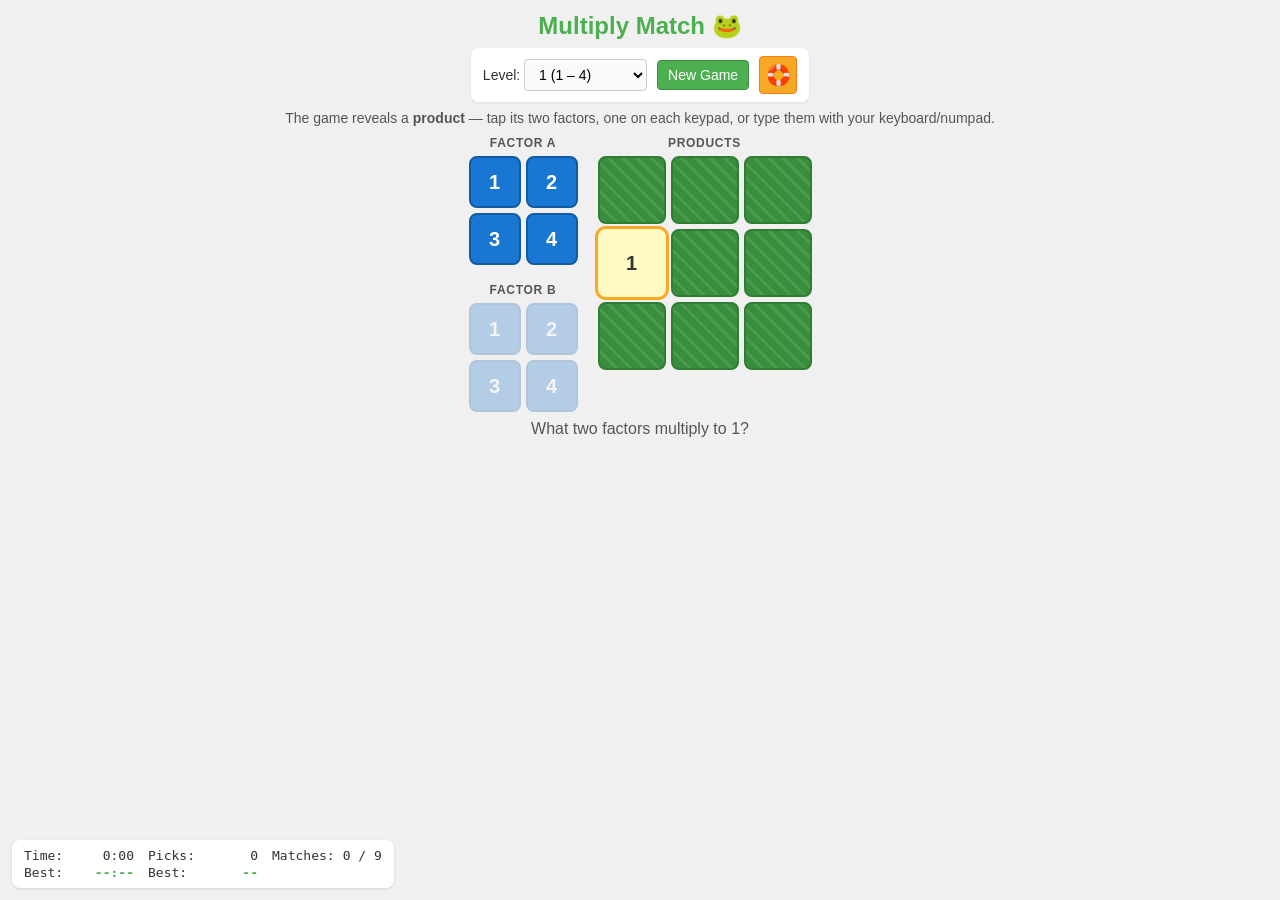
<file: index.html>
<!DOCTYPE html>
<html lang="en">
<head>
    <meta charset="UTF-8">
    <meta name="viewport" content="width=device-width, initial-scale=1.0">
    <title>Multiply Match 🐸</title>
    <link rel="stylesheet" href="styles.css">
</head>
<body>
    <h1>Multiply Match 🐸</h1>

    <div class="controls">
        <label>
            Level:
            <select id="level"></select>
        </label>
        <button id="newGame" type="button">New Game</button>
        <button id="hintBtn" type="button" aria-label="Hint" title="Hint">🛟</button>
    </div>

    <div id="instructions">
        The game reveals a <strong>product</strong> — tap its two factors, one on each keypad,
        or type them with your keyboard/numpad.
    </div>

    <div id="board">

        <!-- Left side: Factor A keypad stacked above Factor B keypad -->
        <div id="keypads-panel">
            <div class="panel-wrap">
                <div class="panel-label">Factor A</div>
                <div id="keypad-left"></div>
            </div>
            <div class="panel-wrap">
                <div class="panel-label">Factor B</div>
                <div id="keypad-right"></div>
            </div>
        </div>

        <!-- Right side: product grid -->
        <div class="panel-wrap">
            <div class="panel-label">Products</div>
            <div id="product-panel"></div>
        </div>

    </div>

    <div id="status">&nbsp;</div>

    <div id="timer">
        <div class="timer-col">
            <span class="timer-row">Time:  <span id="timeNow">0:00</span></span>
            <span class="timer-row">Best:  <span id="timeBest">--:--</span></span>
        </div>
        <div class="timer-col">
            <span class="timer-row">Picks: <span id="picksNow">0</span></span>
            <span class="timer-row">Best:  <span id="picksBest">--</span></span>
        </div>
        <div class="timer-col timer-col-score">
            <span class="timer-row">Matches: <span id="score">0 / 0</span></span>
        </div>
    </div>

    <!-- Multiplication table hint overlay -->
    <div id="hintOverlay" hidden aria-hidden="true">
        <div id="hintBox">
            <div id="hintHeader">
                Multiplication Table
                <span id="hintCountdown"></span>
            </div>
            <div id="hintContent"></div>
        </div>
    </div>

    <div id="winBanner" hidden>
        <div class="winner-card">
            <h2 id="winText">You Win! 🎉</h2>
            <button id="nextLevel" type="button">Next Level</button>
        </div>
    </div>
    <div id="frogParade" aria-hidden="true"></div>

    <script src="script.js"></script>
</body>
</html>
</file>
<file: styles.css>
* { box-sizing: border-box; }

html, body { height: 100%; }

body {
    font-family: Arial, sans-serif;
    display: flex;
    flex-direction: column;
    align-items: center;
    background-color: #f0f0f0;
    margin: 0;
    padding: 12px;
}

h1 {
    color: #4CAF50;
    margin: 0 0 8px 0;
    font-size: 24px;
}

/* ── Controls ─────────────────────────────────────────────────────── */

.controls {
    display: flex;
    flex-wrap: wrap;
    align-items: center;
    justify-content: center;
    gap: 10px;
    padding: 8px 12px;
    margin-bottom: 8px;
    background: #fff;
    border-radius: 8px;
    box-shadow: 0 1px 3px rgba(0,0,0,0.08);
    max-width: 100%;
}

.controls label {
    font-size: 14px;
    color: #333;
    white-space: nowrap;
}

.controls select,
.controls button {
    font-size: 14px;
    padding: 6px 10px;
    border: 1px solid #ccc;
    border-radius: 4px;
    background: #fafafa;
    cursor: pointer;
}

.controls button {
    background: #4CAF50;
    color: white;
    border-color: #3d8b40;
}
.controls button:hover { background: #43a047; }

#hintBtn {
    background: #f9a825;
    border-color: #f57f17;
    color: #333;
    width: 38px;
    height: 38px;
    padding: 0;
    display: inline-flex;
    align-items: center;
    justify-content: center;
    font-size: 20px;
    line-height: 1;
}
#hintBtn:hover { background: #f57f17; color: #fff; }

#instructions {
    font-size: 14px;
    color: #555;
    margin-bottom: 10px;
    text-align: center;
}

/* ── Board: [Keypads] | [Product grid] ───────────────────────────── */

#board {
    display: flex;
    flex-direction: row;
    gap: 20px;
    align-items: flex-start;
    margin-bottom: 8px;
    max-width: 100%;
}

/* Left column: Factor A keypad stacked above Factor B keypad */
#keypads-panel {
    display: flex;
    flex-direction: column;
    gap: 18px;
}

.panel-wrap {
    display: flex;
    flex-direction: column;
    align-items: center;
    gap: 6px;
}

.panel-label {
    font-size: 12px;
    font-weight: bold;
    color: #555;
    letter-spacing: 0.06em;
    text-transform: uppercase;
}

/* ── Keypads (blue, left and right) ──────────────────────────────── */

#keypad-left,
#keypad-right {
    display: grid;
    grid-template-columns: repeat(var(--kp-cols, 3), 1fr);
    gap: 5px;
}

.key-btn {
    width:  52px;
    height: 52px;
    font-size: 20px;
    font-weight: bold;
    background: #1976d2;
    color: #fff;
    border: 2px solid #125aa2;
    border-radius: 8px;
    cursor: pointer;
    user-select: none;
    transition: background 0.12s, transform 0.1s, box-shadow 0.1s;
}

.key-btn:hover {
    background: #1565c0;
    transform: scale(1.07);
}

.key-btn.key-selected {
    background: #fff9c4;
    color: #333;
    border-color: #f9a825;
    box-shadow: 0 0 0 2px #f9a825;
}

/* ── Dim state: keypad not yet active for this step ─────────────── */

/* The dim wrapper fades out its buttons and blocks pointer events */
.keypad-dim .key-btn {
    opacity: 0.28;
    cursor: not-allowed;
    pointer-events: none;
    transform: none !important;
    box-shadow: none !important;
}

/* ── Impossible Factor A: red flash then fade back to normal ─────── */

@keyframes impossibleFlash {
    0%   { background: #e53935; color: #fff; border-color: #b71c1c;
           box-shadow: 0 0 0 3px #ef9a9a; transform: scale(1.14); }
    40%  { background: #e53935; color: #fff; border-color: #b71c1c; }
    100% { background: #1976d2; color: #fff; border-color: #125aa2;
           box-shadow: none;    transform: scale(1); }
}

.key-btn.key-impossible {
    animation: impossibleFlash 0.85s ease-out forwards;
    pointer-events: none;   /* ignore taps during the flash */
}

/* ── Product cards (center panel) ────────────────────────────────── */

#product-panel {
    display: grid;
    grid-template-columns: repeat(var(--prod-cols, 3), 1fr);
    gap: 5px;
}

.prod-card {
    width:  var(--card-size, 58px);
    height: var(--card-size, 58px);
    position: relative;
    display: flex;
    align-items: center;
    justify-content: center;
    overflow: hidden;
    border-radius: 8px;
    font-size: var(--card-font, 16px);
    font-weight: bold;
    cursor: pointer;
    user-select: none;
    transition: background 0.15s, transform 0.12s, box-shadow 0.12s;
}

.prod-card:hover:not(.prod-matched) { transform: scale(1.07); }

/* Face-down: card-back pattern (diagonal green stripes) */
.prod-card.prod-down {
    background-color: #388e3c;
    background-image:
        repeating-linear-gradient(
            45deg,
            rgba(255,255,255,0.10) 0px,
            rgba(255,255,255,0.10) 3px,
            transparent 3px,
            transparent 10px
        );
    color: transparent;
    border: 2px solid #2e7d32;
    cursor: default;
}

/* Flip-reveal animation: applied briefly when a card is auto-revealed */
@keyframes cardReveal {
    0%   { transform: scaleX(1);   background-color: #388e3c; }
    40%  { transform: scaleX(0);   background-color: #388e3c; }
    60%  { transform: scaleX(0);   background-color: #fff9c4; }
    100% { transform: scaleX(1);   background-color: #fff9c4; }
}

.prod-card.prod-reveal {
    animation: cardReveal 0.35s ease-in-out forwards;
}

/* Selected / revealed — awaiting factor entry */
.prod-card.prod-selected {
    background: #fff9c4;
    color: #333;
    box-shadow: 0 0 0 3px #f9a825;
    cursor: default;
}

/* Correctly matched — stays visible */
.prod-card.prod-matched {
    background: #2e7d32;
    color: #fff;
    cursor: default;
    transform: none;
    box-shadow: inset 0 0 0 2px #1b5e20;
}
.prod-card.prod-matched:hover { transform: none; }

.prod-emoji-tile {
    position: absolute;
    display: flex;
    align-items: center;
    justify-content: center;
    font-size: var(--emoji-font, 160px);
    line-height: 1;
    pointer-events: none;
    user-select: none;
}

/* ── Status line ──────────────────────────────────────────────────── */

#status {
    min-height: 1.4em;
    font-size: 16px;
    color: #555;
    margin-bottom: 8px;
    text-align: center;
}

/* ── Timer (fixed bottom-left) ───────────────────────────────────── */

#timer {
    position: fixed;
    left: 12px;
    bottom: 12px;
    background: #fff;
    border-radius: 8px;
    padding: 8px 12px;
    box-shadow: 0 1px 3px rgba(0,0,0,0.12);
    font-family: Menlo, Consolas, monospace;
    font-size: 13px;
    color: #333;
    display: flex;
    flex-wrap: wrap;
    align-items: flex-start;
    gap: 14px;
    z-index: 5;
}

.timer-col {
    display: flex;
    flex-direction: column;
    gap: 2px;
    min-width: 110px;
}

.timer-col-score {
    min-width: 0;
    justify-content: center;
}

.timer-col-score .timer-row {
    justify-content: flex-start;
    gap: 6px;
}

#timer .timer-row {
    display: flex;
    justify-content: space-between;
    gap: 8px;
}

#timeBest, #picksBest { color: #4CAF50; font-weight: bold; }

/* ── Hint overlay — N×N multiplication table ─────────────────────── */

#hintOverlay {
    position: fixed;
    inset: 0;
    background: rgba(0,0,0,0.72);
    display: flex;
    align-items: center;
    justify-content: center;
    z-index: 50;
}
#hintOverlay[hidden] { display: none; }

#hintBox {
    background: #fff;
    border-radius: 10px;
    padding: 14px 16px;
    box-shadow: 0 12px 36px rgba(0,0,0,0.35);
    max-width:  calc(100vw - 24px);
    max-height: calc(100vh - 40px);
    overflow: auto;
}

#hintHeader {
    font-size: 14px;
    font-weight: bold;
    color: #333;
    margin-bottom: 10px;
    text-align: center;
}

#hintCountdown { color: #999; font-weight: normal; margin-left: 6px; }

#multiTable {
    border-collapse: collapse;
    font-family: Menlo, Consolas, monospace;
}

/* Cell sizing scales with level via CSS — Level 4 needs smaller cells */
#multiTable th,
#multiTable td {
    width:  28px;
    height: 24px;
    font-size: 11px;
    text-align: center;
    border: 1px solid #e0e0e0;
    padding: 0;
}

#multiTable th {
    background: #1976d2;
    color: #fff;
    font-weight: bold;
}

.hint-corner          { background: #0d47a1 !important; font-size: 13px; }
.hint-diagonal        { background: #e8f5e9; color: #2e7d32; }
.hint-factor-header   { background: #f9a825 !important; color: #333 !important; }
.hint-factor-col      { background: #fff9c4; }
.hint-match           { background: #4CAF50 !important; color: #fff !important; font-weight: bold; }

/* ── Win banner (fixed bottom-right) ─────────────────────────────── */

#winBanner {
    position: fixed;
    display: flex;
    align-items: center;
    justify-content: center;
    right: 12px;
    bottom: 12px;
    z-index: 20;
    animation: winToastIn 0.28s ease-out;
}
#winBanner[hidden] { display: none; }

.winner-card {
    background: white;
    width: min(360px, calc(100vw - 24px));
    padding: 16px 18px;
    border: 1px solid rgba(76,175,80,0.28);
    border-radius: 8px;
    text-align: left;
    box-shadow: 0 8px 24px rgba(0,0,0,0.18);
}

.winner-card h2 {
    margin: 0 0 12px 0;
    color: #4CAF50;
    font-size: 1rem;
    line-height: 1.25;
}

.winner-card button {
    font-size: 16px;
    padding: 10px 20px;
    background: #4CAF50;
    color: white;
    border: none;
    border-radius: 6px;
    cursor: pointer;
}
.winner-card button:hover { background: #43a047; }

/* ── Frog parade ─────────────────────────────────────────────────── */

#frogParade {
    position: fixed;
    inset: 0;
    overflow: hidden;
    pointer-events: none;
    z-index: 15;
}

.frog {
    position: absolute;
    left: 100vw;
    top: var(--lane, 50vh);
    font-size: var(--size, 42px);
    line-height: 1;
    filter: drop-shadow(0 8px 5px rgba(0,0,0,0.2));
    animation: frogCross var(--duration, 6s) linear var(--delay, 0s) forwards;
    will-change: transform;
}

.frog-icon {
    display: block;
    animation: frogHop 0.48s ease-in-out var(--delay, 0s) infinite;
    will-change: transform;
}

/* ── Keyframes ───────────────────────────────────────────────────── */

@keyframes winToastIn {
    from { opacity: 0; transform: translate(16px, 16px) scale(0.96); }
    to   { opacity: 1; transform: translate(0, 0) scale(1); }
}

@keyframes frogCross {
    from { transform: translateX(8vw); }
    to   { transform: translateX(calc(-120vw - var(--drift, 0px))); }
}

@keyframes frogHop {
    0%, 100% { transform: translateY(0) rotate(-5deg); }
    45%      { transform: translateY(calc(-1 * var(--jump, 24px))) rotate(7deg); }
}

@media (max-width: 980px), (max-height: 820px) {
    #board { gap: 16px; }

    #keypads-panel { gap: 14px; }

    .key-btn {
        width: 48px;
        height: 48px;
        font-size: 18px;
    }

    .prod-card {
        width: calc(var(--card-size, 58px) * 0.92) !important;
        height: calc(var(--card-size, 58px) * 0.92) !important;
        font-size: calc(var(--card-font, 16px) * 0.94) !important;
    }

    .prod-emoji-tile { font-size: calc(var(--emoji-font, 160px) * 0.92); }

    #timer {
        position: static;
        left: auto;
        bottom: auto;
        transform: none;
        margin-top: 8px;
    }
}

/* ── Responsive: stack panels vertically on narrow screens ───────── */

@media (max-width: 640px) {
    body { padding: 8px; }
    h1 { font-size: 18px; margin-bottom: 6px; }

    .controls { gap: 8px; padding: 6px 10px; margin-bottom: 6px; }
    .controls label { font-size: 12px; }
    .controls select, .controls button { font-size: 12px; padding: 5px 8px; }
    #hintBtn { width: 34px; height: 34px; padding: 0; font-size: 18px; }

    /* Stack everything vertically on narrow screens */
    #board {
        flex-direction: column;
        align-items: center;
        gap: 14px;
    }

    /* Keypads side-by-side inside the stacked panel */
    #keypads-panel {
        flex-direction: row;
        gap: 16px;
    }

    .key-btn  { width: 42px; height: 42px; font-size: 16px; }
    .prod-card { width: calc(var(--card-size, 58px) * 0.8) !important;
                 height: calc(var(--card-size, 58px) * 0.8) !important;
                 font-size: calc(var(--card-font, 16px) * 0.85) !important; }
    .prod-emoji-tile { font-size: calc(var(--emoji-font, 160px) * 0.8); }

    #multiTable th, #multiTable td { width: 20px; height: 18px; font-size: 9px; }

    #winBanner { right: 8px; bottom: 8px; }
    .winner-card { width: min(320px, calc(100vw - 16px)); padding: 12px 14px; }
    .winner-card h2 { font-size: 0.95rem; margin-bottom: 10px; }
    .winner-card button { font-size: 14px; padding: 8px 16px; }

    #timer {
        position: static;
        left: auto;
        bottom: auto;
        transform: none;
        gap: 10px; font-size: 11px; padding: 6px 10px;
    }
    .timer-col { min-width: 80px; }
}

@media (prefers-reduced-motion: reduce) {
    #winBanner, .frog, .frog-icon { animation: none; }
    .frog { display: none; }
}
</file>
